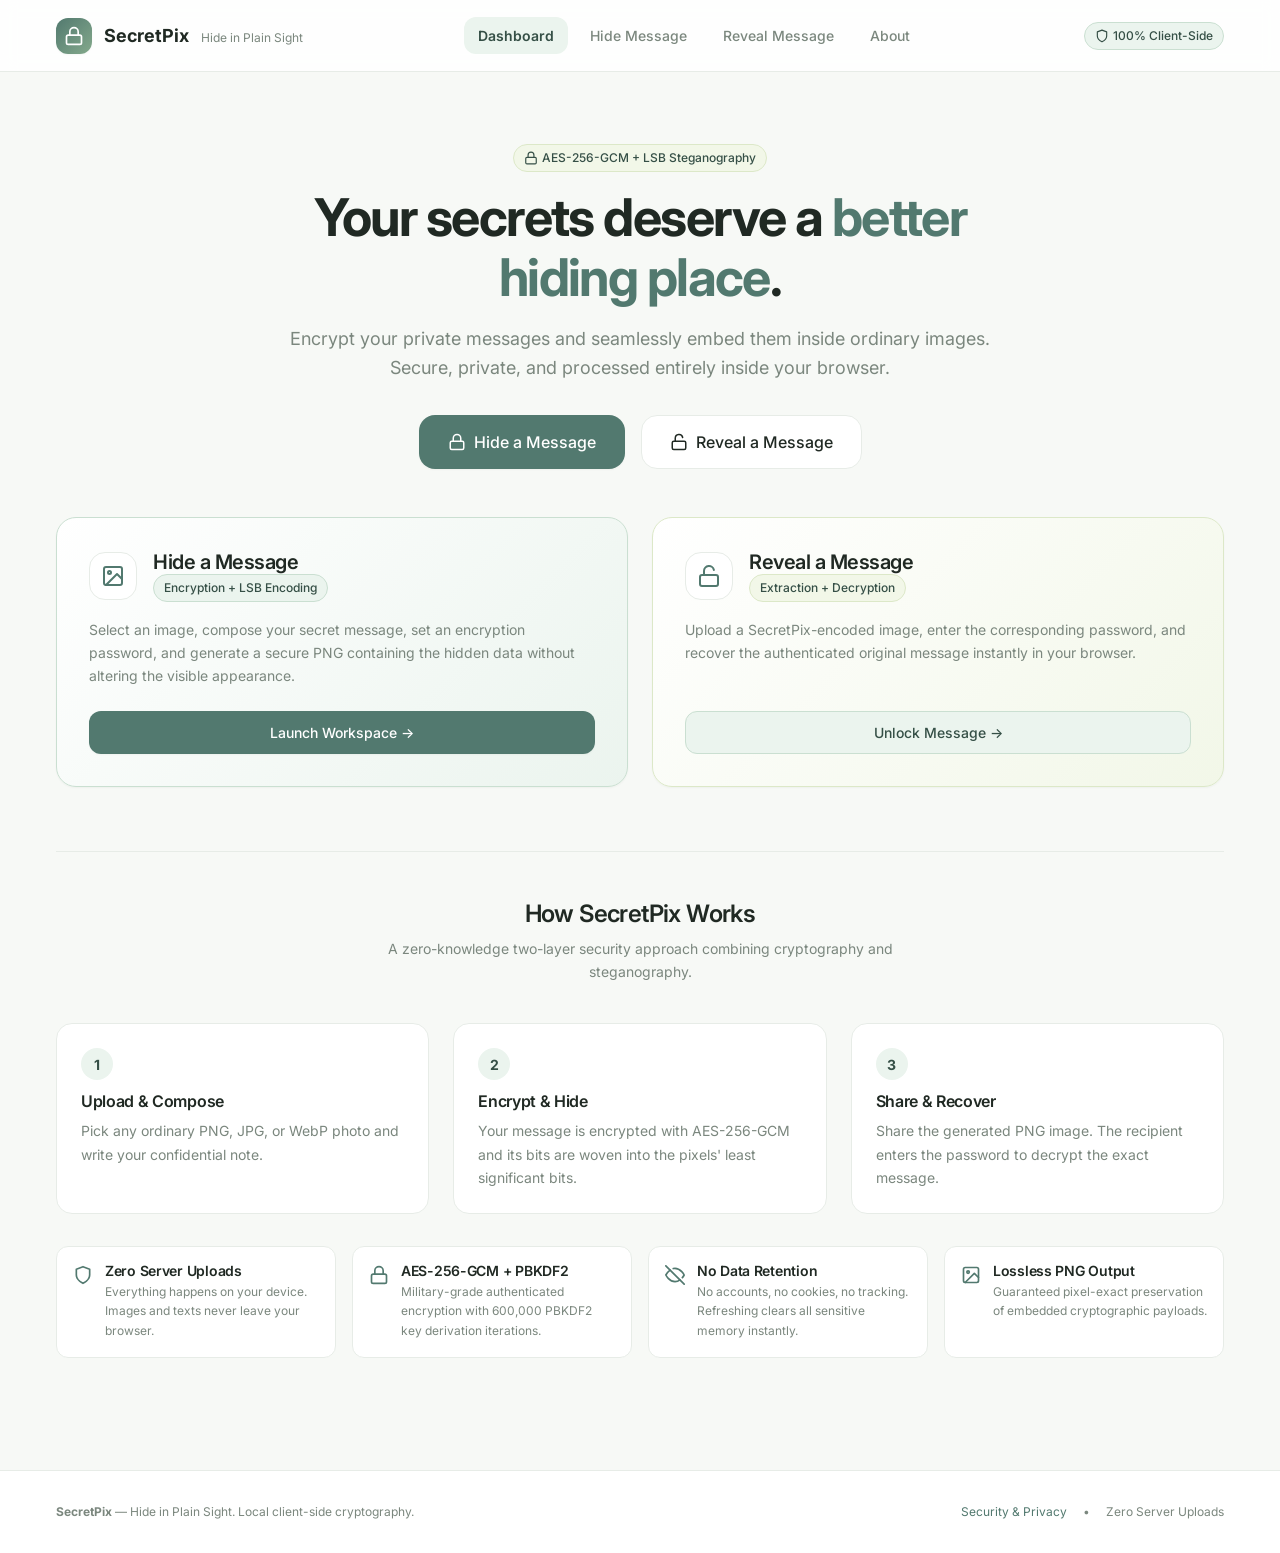
<file: index.html>
<!DOCTYPE html>
<html lang="en">
<head>
  <meta charset="UTF-8">
  <meta name="viewport" content="width=device-width, initial-scale=1.0">
  <meta name="description" content="SecretPix — Privacy-focused client-side image steganography and AES-256-GCM encryption. Hide confidential messages inside ordinary images.">
  <title>SecretPix — Hide in Plain Sight</title>
  
  <!-- Inter Font Family -->
  <link rel="preconnect" href="https://fonts.googleapis.com">
  <link rel="preconnect" href="https://fonts.gstatic.com" crossorigin>
  <link href="https://fonts.googleapis.com/css2?family=Inter:wght@400;500;600;700&family=JetBrains+Mono:wght@400;500&display=swap" rel="stylesheet">
  
  <!-- Stylesheets -->
  <link rel="stylesheet" href="css/variables.css">
  <link rel="stylesheet" href="css/base.css">
  <link rel="stylesheet" href="css/components.css">
  <link rel="stylesheet" href="css/layout.css">
</head>
<body>

  <!-- Top Navigation Bar -->
  <header class="site-header">
    <div class="container">
      <div class="header-inner">
        <div class="brand-logo" id="logoBtn">
          <div class="brand-icon">
            <svg xmlns="http://www.w3.org/2000/svg" width="20" height="20" viewBox="0 0 24 24" fill="none" stroke="currentColor" stroke-width="2" stroke-linecap="round" stroke-linejoin="round">
              <rect x="3" y="11" width="18" height="11" rx="2" ry="2"/>
              <path d="M7 11V7a5 5 0 0 1 10 0v4"/>
            </svg>
          </div>
          <div>
            <span>SecretPix</span>
            <span class="brand-tagline">Hide in Plain Sight</span>
          </div>
        </div>

        <nav class="nav-links">
          <button class="nav-link active" data-view="viewDashboard">Dashboard</button>
          <button class="nav-link" data-view="viewHide">Hide Message</button>
          <button class="nav-link" data-view="viewReveal">Reveal Message</button>
          <button class="nav-link" data-view="viewAbout">About</button>
        </nav>

        <div class="header-status">
          <span class="badge badge-mint">
            <svg xmlns="http://www.w3.org/2000/svg" width="14" height="14" viewBox="0 0 24 24" fill="none" stroke="currentColor" stroke-width="2" stroke-linecap="round" stroke-linejoin="round"><path d="M12 22s8-4 8-10V5l-8-3-8 3v7c0 6 8 10 8 10z"/></svg>
            100% Client-Side
          </span>
        </div>
      </div>
    </div>
  </header>

  <!-- Main Content Area -->
  <main class="main-content">
    <div class="container">

      <!-- ==========================================
           VIEW 1: DASHBOARD
           ========================================== -->
      <section id="viewDashboard" class="view-section active">
        <!-- Hero -->
        <div class="hero-section">
          <div class="hero-pill">
            <span class="badge badge-pistachio">
              <svg xmlns="http://www.w3.org/2000/svg" width="14" height="14" viewBox="0 0 24 24" fill="none" stroke="currentColor" stroke-width="2" stroke-linecap="round" stroke-linejoin="round"><rect x="3" y="11" width="18" height="11" rx="2" ry="2"/><path d="M7 11V7a5 5 0 0 1 10 0v4"/></svg>
              AES-256-GCM + LSB Steganography
            </span>
          </div>
          <h1 class="hero-title">Your secrets deserve a <span>better hiding place</span>.</h1>
          <p class="hero-subtitle">
            Encrypt your private messages and seamlessly embed them inside ordinary images.
            Secure, private, and processed entirely inside your browser.
          </p>
          <div class="hero-actions">
            <button class="btn btn-primary btn-lg" id="heroHideBtn">
              <svg xmlns="http://www.w3.org/2000/svg" width="18" height="18" viewBox="0 0 24 24" fill="none" stroke="currentColor" stroke-width="2" stroke-linecap="round" stroke-linejoin="round"><rect x="3" y="11" width="18" height="11" rx="2" ry="2"/><path d="M7 11V7a5 5 0 0 1 10 0v4"/></svg>
              Hide a Message
            </button>
            <button class="btn btn-outline btn-lg" id="heroRevealBtn">
              <svg xmlns="http://www.w3.org/2000/svg" width="18" height="18" viewBox="0 0 24 24" fill="none" stroke="currentColor" stroke-width="2" stroke-linecap="round" stroke-linejoin="round"><rect x="3" y="11" width="18" height="11" rx="2" ry="2"/><path d="M7 11V7a5 5 0 0 1 9.9-1"/></svg>
              Reveal a Message
            </button>
          </div>
        </div>

        <!-- Primary Feature Cards -->
        <div class="features-grid">
          <div class="card card-interactive card-mint feature-card" id="cardHide">
            <div>
              <div class="feature-header">
                <div class="feature-icon-wrapper">
                  <svg xmlns="http://www.w3.org/2000/svg" width="24" height="24" viewBox="0 0 24 24" fill="none" stroke="currentColor" stroke-width="2" stroke-linecap="round" stroke-linejoin="round"><rect x="3" y="3" width="18" height="18" rx="2" ry="2"/><circle cx="8.5" cy="8.5" r="1.5"/><polyline points="21 15 16 10 5 21"/></svg>
                </div>
                <div>
                  <h2 class="feature-title">Hide a Message</h2>
                  <span class="badge badge-mint">Encryption + LSB Encoding</span>
                </div>
              </div>
              <p class="feature-desc">
                Select an image, compose your secret message, set an encryption password, and generate a secure PNG containing the hidden data without altering the visible appearance.
              </p>
            </div>
            <button class="btn btn-primary">
              Launch Workspace &rarr;
            </button>
          </div>

          <div class="card card-interactive card-pistachio feature-card" id="cardReveal">
            <div>
              <div class="feature-header">
                <div class="feature-icon-wrapper">
                  <svg xmlns="http://www.w3.org/2000/svg" width="24" height="24" viewBox="0 0 24 24" fill="none" stroke="currentColor" stroke-width="2" stroke-linecap="round" stroke-linejoin="round"><rect x="3" y="11" width="18" height="11" rx="2" ry="2"/><path d="M7 11V7a5 5 0 0 1 9.9-1"/></svg>
                </div>
                <div>
                  <h2 class="feature-title">Reveal a Message</h2>
                  <span class="badge badge-pistachio">Extraction + Decryption</span>
                </div>
              </div>
              <p class="feature-desc">
                Upload a SecretPix-encoded image, enter the corresponding password, and recover the authenticated original message instantly in your browser.
              </p>
            </div>
            <button class="btn btn-secondary">
              Unlock Message &rarr;
            </button>
          </div>
        </div>

        <!-- How It Works Section -->
        <div class="steps-section">
          <div class="section-header">
            <h2 class="section-title">How SecretPix Works</h2>
            <p class="section-subtitle">A zero-knowledge two-layer security approach combining cryptography and steganography.</p>
          </div>
          <div class="steps-grid">
            <div class="step-card">
              <span class="step-number">1</span>
              <h3 class="step-title">Upload & Compose</h3>
              <p class="step-desc">Pick any ordinary PNG, JPG, or WebP photo and write your confidential note.</p>
            </div>
            <div class="step-card">
              <span class="step-number">2</span>
              <h3 class="step-title">Encrypt & Hide</h3>
              <p class="step-desc">Your message is encrypted with AES-256-GCM and its bits are woven into the pixels' least significant bits.</p>
            </div>
            <div class="step-card">
              <span class="step-number">3</span>
              <h3 class="step-title">Share & Recover</h3>
              <p class="step-desc">Share the generated PNG image. The recipient enters the password to decrypt the exact message.</p>
            </div>
          </div>

          <!-- Trust & Privacy Badges -->
          <div class="trust-grid">
            <div class="trust-item">
              <svg class="trust-icon" xmlns="http://www.w3.org/2000/svg" viewBox="0 0 24 24" fill="none" stroke="currentColor" stroke-width="2" stroke-linecap="round" stroke-linejoin="round"><path d="M12 22s8-4 8-10V5l-8-3-8 3v7c0 6 8 10 8 10z"/></svg>
              <div>
                <h4 class="trust-title">Zero Server Uploads</h4>
                <p class="trust-desc">Everything happens on your device. Images and texts never leave your browser.</p>
              </div>
            </div>
            <div class="trust-item">
              <svg class="trust-icon" xmlns="http://www.w3.org/2000/svg" viewBox="0 0 24 24" fill="none" stroke="currentColor" stroke-width="2" stroke-linecap="round" stroke-linejoin="round"><rect x="3" y="11" width="18" height="11" rx="2" ry="2"/><path d="M7 11V7a5 5 0 0 1 10 0v4"/></svg>
              <div>
                <h4 class="trust-title">AES-256-GCM + PBKDF2</h4>
                <p class="trust-desc">Military-grade authenticated encryption with 600,000 PBKDF2 key derivation iterations.</p>
              </div>
            </div>
            <div class="trust-item">
              <svg class="trust-icon" xmlns="http://www.w3.org/2000/svg" viewBox="0 0 24 24" fill="none" stroke="currentColor" stroke-width="2" stroke-linecap="round" stroke-linejoin="round"><path d="M17.94 17.94A10.07 10.07 0 0 1 12 20c-7 0-11-8-11-8a18.45 18.45 0 0 1 5.06-5.94M9.9 4.24A9.12 9.12 0 0 1 12 4c7 0 11 8 11 8a18.5 18.5 0 0 1-2.16 3.19"/><line x1="1" y1="1" x2="23" y2="23"/></svg>
              <div>
                <h4 class="trust-title">No Data Retention</h4>
                <p class="trust-desc">No accounts, no cookies, no tracking. Refreshing clears all sensitive memory instantly.</p>
              </div>
            </div>
            <div class="trust-item">
              <svg class="trust-icon" xmlns="http://www.w3.org/2000/svg" viewBox="0 0 24 24" fill="none" stroke="currentColor" stroke-width="2" stroke-linecap="round" stroke-linejoin="round"><rect x="3" y="3" width="18" height="18" rx="2" ry="2"/><circle cx="8.5" cy="8.5" r="1.5"/><polyline points="21 15 16 10 5 21"/></svg>
              <div>
                <h4 class="trust-title">Lossless PNG Output</h4>
                <p class="trust-desc">Guaranteed pixel-exact preservation of embedded cryptographic payloads.</p>
              </div>
            </div>
          </div>
        </div>
      </section>

      <!-- ==========================================
           VIEW 2: HIDE MESSAGE WORKSPACE
           ========================================== -->
      <section id="viewHide" class="view-section">
        <div class="workspace-header">
          <h2 class="workspace-title">Hide a Secret Message</h2>
          <p class="workspace-subtitle">Embed an AES-256-GCM encrypted message into the pixel data of an image.</p>
        </div>

        <div class="workspace-layout">
          <!-- Left Column: Image Selection -->
          <div class="workspace-col">
            <!-- Dropzone Area -->
            <div id="hideDropzone" class="dropzone">
              <svg class="dropzone-icon" xmlns="http://www.w3.org/2000/svg" viewBox="0 0 24 24" fill="none" stroke="currentColor" stroke-width="2" stroke-linecap="round" stroke-linejoin="round">
                <path d="M21 15v4a2 2 0 0 1-2 2H5a2 2 0 0 1-2-2v-4"/><polyline points="17 8 12 3 7 8"/><line x1="12" y1="3" x2="12" y2="15"/>
              </svg>
              <h3 class="dropzone-title">Choose or Drag an Image</h3>
              <p class="dropzone-subtitle">Supports PNG, JPG, JPEG, and WebP (Max 25 MB)</p>
              <input type="file" id="hideFileInput" accept="image/png, image/jpeg, image/jpg, image/webp" class="sr-only">
              <button type="button" class="btn btn-outline btn-sm" id="hideBrowseBtn" style="margin-top: 1rem;">
                Browse Files
              </button>
            </div>

            <!-- Image Preview Box (Hidden initially) -->
            <div id="hideImagePreviewBox" class="image-preview-container hidden">
              <img id="hideImagePreview" class="image-preview-img" alt="Cover Preview">
              <div class="image-preview-bar">
                <div>
                  <span id="hideImageFileName" class="image-meta-text" style="font-weight: 600; color: var(--color-text);">image.png</span>
                  <span id="hideImageDimensions" class="image-meta-text font-mono" style="margin-left: 8px;">(1920 × 1080)</span>
                </div>
                <button type="button" class="btn btn-ghost btn-sm" id="hideRemoveImageBtn" title="Remove Image">
                  <svg xmlns="http://www.w3.org/2000/svg" width="16" height="16" viewBox="0 0 24 24" fill="none" stroke="currentColor" stroke-width="2" stroke-linecap="round" stroke-linejoin="round"><polyline points="3 6 5 6 21 6"/><path d="M19 6v14a2 2 0 0 1-2 2H7a2 2 0 0 1-2-2V6m3 0V4a2 2 0 0 1 2-2h4a2 2 0 0 1 2 2v2"/></svg>
                  Remove
                </button>
              </div>
            </div>

            <!-- Capacity Indicator -->
            <div id="capacityContainer" class="capacity-container hidden">
              <div class="capacity-header">
                <span>Steganographic Capacity</span>
                <span id="capacityPercentBadge" class="badge badge-mint font-mono">0%</span>
              </div>
              <div class="capacity-bar">
                <div id="capacityFill" class="capacity-fill" style="width: 0%;"></div>
              </div>
              <div class="capacity-details">
                <span id="capacityUsedText">Payload: 0 B</span>
                <span id="capacityMaxText">Available: 0 B</span>
              </div>
            </div>
          </div>

          <!-- Right Column: Message & Encryption -->
          <div class="workspace-col">
            <div class="card">
              <!-- Message Textarea -->
              <div class="form-group">
                <div class="form-label">
                  <label for="hideMessageInput">Confidential Message</label>
                  <span id="charCountLabel" class="form-label-desc font-mono">0 chars</span>
                </div>
                <textarea id="hideMessageInput" class="textarea-field" placeholder="Type or paste the confidential text you wish to hide..."></textarea>
              </div>

              <!-- Password Mode Selector -->
              <div class="form-group">
                <div class="password-mode-toggle" role="group" aria-label="Password mode">
                  <button type="button" class="password-mode-btn active" id="passwordModeGeneratedBtn">Generate for me (Recommended)</button>
                  <button type="button" class="password-mode-btn" id="passwordModeManualBtn">Choose my own</button>
                </div>
              </div>

              <!-- Password -->
              <div class="form-group">
                <div class="form-label">
                  <label for="hidePasswordInput">Encryption Password</label>
                  <span class="form-label-desc" id="hidePasswordModeDesc">Cryptographically generated - used for AES-256-GCM derivation</span>
                </div>
                <div class="password-input-wrapper">
                  <input type="text" id="hidePasswordInput" class="input-field" placeholder="Generate or enter a password" readonly>
                  <button type="button" class="password-toggle-btn" id="toggleHidePassword" aria-label="Toggle password visibility" style="display: none;">
                    <svg xmlns="http://www.w3.org/2000/svg" width="18" height="18" viewBox="0 0 24 24" fill="none" stroke="currentColor" stroke-width="2" stroke-linecap="round" stroke-linejoin="round"><path d="M1 12s4-8 11-8 11 8 11 8-4 8-11 8-11-8-11-8z"/><circle cx="12" cy="12" r="3"/></svg>
                  </button>
                </div>
                <!-- Generated Password Actions -->
                <div id="generatedPasswordActions" class="generated-password-actions">
                  <button type="button" class="btn btn-outline btn-sm" id="copyGeneratedPasswordBtn">
                    <svg xmlns="http://www.w3.org/2000/svg" width="14" height="14" viewBox="0 0 24 24" fill="none" stroke="currentColor" stroke-width="2" stroke-linecap="round" stroke-linejoin="round"><rect x="9" y="9" width="13" height="13" rx="2" ry="2"/><path d="M5 15H4a2 2 0 0 1-2-2V4a2 2 0 0 1 2-2h9a2 2 0 0 1 2 2v1"/></svg>
                    Copy Password
                  </button>
                  <button type="button" class="btn btn-outline btn-sm" id="regeneratePasswordBtn">
                    <svg xmlns="http://www.w3.org/2000/svg" width="14" height="14" viewBox="0 0 24 24" fill="none" stroke="currentColor" stroke-width="2" stroke-linecap="round" stroke-linejoin="round"><polyline points="23 4 23 10 17 10"/><polyline points="1 20 1 14 7 14"/><path d="M3.51 9a9 9 0 0 1 14.85-3.36L23 10M1 14l4.64 4.36A9 9 0 0 0 20.49 15"/></svg>
                    Regenerate
                  </button>
                </div>
                <p id="generatedPasswordNote" class="generated-password-note">
                  Save this password somewhere safe and share it separately from the image. It is never stored - if you lose it, the message cannot be recovered.
                </p>
                <!-- Strength Bar -->
                <div class="strength-indicator">
                  <div class="strength-bar">
                    <div id="hideStrengthFill" class="strength-fill"></div>
                  </div>
                  <span id="hideStrengthText" class="strength-text">Password strength</span>
                </div>
              </div>

              <!-- Confirm Password (manual mode only) -->
              <div class="form-group hidden" id="confirmPasswordGroup">
                <div class="form-label">
                  <label for="hideConfirmPasswordInput">Confirm Password</label>
                  <span id="passwordMatchBadge" class="form-label-desc"></span>
                </div>
                <div class="password-input-wrapper">
                  <input type="password" id="hideConfirmPasswordInput" class="input-field" placeholder="Re-type your password">
                </div>
              </div>

              <!-- Action Button -->
              <button type="button" class="btn btn-primary btn-lg" id="encryptAndHideBtn" style="width: 100%; margin-top: 1rem;" disabled>
                <svg xmlns="http://www.w3.org/2000/svg" width="18" height="18" viewBox="0 0 24 24" fill="none" stroke="currentColor" stroke-width="2" stroke-linecap="round" stroke-linejoin="round"><rect x="3" y="11" width="18" height="11" rx="2" ry="2"/><path d="M7 11V7a5 5 0 0 1 10 0v4"/></svg>
                Encrypt & Hide Message
              </button>
            </div>
          </div>
        </div>
      </section>

      <!-- ==========================================
           VIEW 3: REVEAL MESSAGE WORKSPACE
           ========================================== -->
      <section id="viewReveal" class="view-section">
        <div class="workspace-header">
          <h2 class="workspace-title">Reveal a Hidden Message</h2>
          <p class="workspace-subtitle">Extract the encrypted payload from a SecretPix PNG and decrypt with your password.</p>
        </div>

        <div class="workspace-layout">
          <!-- Left Column: Encoded Image Input -->
          <div class="workspace-col">
            <div id="revealDropzone" class="dropzone">
              <svg class="dropzone-icon" xmlns="http://www.w3.org/2000/svg" viewBox="0 0 24 24" fill="none" stroke="currentColor" stroke-width="2" stroke-linecap="round" stroke-linejoin="round">
                <rect x="3" y="11" width="18" height="11" rx="2" ry="2"/><path d="M7 11V7a5 5 0 0 1 9.9-1"/>
              </svg>
              <h3 class="dropzone-title">Drop Encoded PNG Image</h3>
              <p class="dropzone-subtitle">Select the SecretPix image received from the sender</p>
              <input type="file" id="revealFileInput" accept="image/png" class="sr-only">
              <button type="button" class="btn btn-outline btn-sm" id="revealBrowseBtn" style="margin-top: 1rem;">
                Browse Image
              </button>
            </div>

            <!-- Preview Box -->
            <div id="revealImagePreviewBox" class="image-preview-container hidden">
              <img id="revealImagePreview" class="image-preview-img" alt="Encoded Image Preview">
              <div class="image-preview-bar">
                <span id="revealImageFileName" class="image-meta-text" style="font-weight: 600;">encoded-image.png</span>
                <button type="button" class="btn btn-ghost btn-sm" id="revealRemoveImageBtn">Remove</button>
              </div>
            </div>

            <!-- Payload Detection Status -->
            <div id="revealDetectionBadge" class="card card-surface" style="margin-top: 1rem; display: none;">
              <div style="display: flex; align-items: center; gap: 10px;">
                <div id="revealDetectionIcon"></div>
                <div>
                  <h4 id="revealDetectionTitle" style="font-size: var(--text-sm); font-weight: 600;">Scanning Image...</h4>
                  <p id="revealDetectionDesc" style="font-size: var(--text-xs); color: var(--color-text-secondary);"></p>
                </div>
              </div>
            </div>
          </div>

          <!-- Right Column: Password & Recovered Text -->
          <div class="workspace-col">
            <div class="card">
              <div class="form-group">
                <div class="form-label">
                  <label for="revealPasswordInput">Decryption Password</label>
                  <span class="form-label-desc">Required to unlock payload</span>
                </div>
                <div class="password-input-wrapper">
                  <input type="password" id="revealPasswordInput" class="input-field" placeholder="Enter the secret password">
                  <button type="button" class="password-toggle-btn" id="toggleRevealPassword" aria-label="Toggle password visibility">
                    <svg xmlns="http://www.w3.org/2000/svg" width="18" height="18" viewBox="0 0 24 24" fill="none" stroke="currentColor" stroke-width="2" stroke-linecap="round" stroke-linejoin="round"><path d="M1 12s4-8 11-8 11 8 11 8-4 8-11 8-11-8-11-8z"/><circle cx="12" cy="12" r="3"/></svg>
                  </button>
                </div>
              </div>

              <button type="button" class="btn btn-primary btn-lg" id="decryptBtn" style="width: 100%; margin-top: 0.5rem;" disabled>
                <svg xmlns="http://www.w3.org/2000/svg" width="18" height="18" viewBox="0 0 24 24" fill="none" stroke="currentColor" stroke-width="2" stroke-linecap="round" stroke-linejoin="round"><rect x="3" y="11" width="18" height="11" rx="2" ry="2"/><path d="M7 11V7a5 5 0 0 1 9.9-1"/></svg>
                Extract & Decrypt Message
              </button>

              <!-- Recovered Message Result Area -->
              <div id="recoveredMessageBox" class="hidden" style="margin-top: 1.5rem; border-top: 1px solid var(--color-border); padding-top: 1.25rem;">
                <div style="display: flex; justify-content: space-between; align-items: center; margin-bottom: 0.5rem;">
                  <span class="badge badge-success">
                    <svg xmlns="http://www.w3.org/2000/svg" width="12" height="12" viewBox="0 0 24 24" fill="none" stroke="currentColor" stroke-width="2" stroke-linecap="round" stroke-linejoin="round"><polyline points="20 6 9 17 4 12"/></svg>
                    Message Authenticated
                  </span>
                  <div style="display: flex; gap: 6px;">
                    <button type="button" class="btn btn-outline btn-sm" id="copyRecoveredBtn">
                      <svg xmlns="http://www.w3.org/2000/svg" width="14" height="14" viewBox="0 0 24 24" fill="none" stroke="currentColor" stroke-width="2" stroke-linecap="round" stroke-linejoin="round"><rect x="9" y="9" width="13" height="13" rx="2" ry="2"/><path d="M5 15H4a2 2 0 0 1-2-2V4a2 2 0 0 1 2-2h9a2 2 0 0 1 2 2v1"/></svg>
                      Copy
                    </button>
                    <button type="button" class="btn btn-ghost btn-sm" id="clearRecoveredBtn">Clear</button>
                  </div>
                </div>
                <div id="recoveredMessageText" class="card card-surface font-mono" style="background: var(--color-surface-alt); padding: 1rem; border-radius: var(--radius-md); white-space: pre-wrap; word-break: break-word; max-height: 240px; overflow-y: auto;"></div>
              </div>
            </div>
          </div>
        </div>
      </section>

      <!-- ==========================================
           VIEW 4: ABOUT & SECURITY PRINCIPLES
           ========================================== -->
      <section id="viewAbout" class="view-section">
        <div class="workspace-header">
          <h2 class="workspace-title">About SecretPix Security</h2>
          <p class="workspace-subtitle">How cryptography and steganography work together to safeguard your communication.</p>
        </div>

        <div style="display: grid; gap: var(--space-6); max-width: 800px; margin: 0 auto;">
          <div class="card">
            <h3 style="margin-bottom: 0.75rem;">1. Authenticated Cryptography (AES-256-GCM)</h3>
            <p>
              SecretPix utilizes the native browser <strong>Web Crypto API</strong> to perform AES-256-GCM authenticated encryption.
              A unique 16-byte random salt and 12-byte initialization vector (IV) are generated via <code>crypto.getRandomValues()</code> for every single message.
              Keys are derived using <strong>PBKDF2</strong> with <strong>600,000 iterations</strong> of SHA-256, protecting against brute-force attacks.
            </p>
          </div>

          <div class="card">
            <h3 style="margin-bottom: 0.75rem;">2. Least Significant Bit (LSB) Steganography</h3>
            <p>
              Image steganography is the art of concealing confidential data inside pixel bytes.
              In 24-bit RGB images, each pixel consists of 8 bits for Red, Green, and Blue.
              SecretPix replaces only the <strong>Least Significant Bit (LSB)</strong> of each color channel.
              Changing the last bit modifies the color value by at most 1/256th—a difference invisible to the human eye.
            </p>
          </div>

          <div class="card card-pistachio">
            <h3 style="margin-bottom: 0.75rem;">3. Crucial Guidelines for Sharing</h3>
            <p style="margin-bottom: 0.5rem;">
              <strong>Always share encoded images as uncompressed files or documents!</strong>
            </p>
            <p>
              Platforms like WhatsApp, Facebook, Instagram, or Discord re-compress uploaded images into lossy JPEGs.
              Lossy compression alters pixel values and will permanently destroy the embedded LSB data.
              Always send the encoded PNG as a <em>document/raw file</em>, via AirDrop, email attachment, or secure cloud drives.
            </p>
          </div>
        </div>
      </section>

    </div>
  </main>

  <!-- ==========================================
       MODAL: ENCODE SUCCESS & DOWNLOAD
       ========================================== -->
  <div id="encodeSuccessModal" class="modal-overlay">
    <div class="modal-card">
      <div style="text-align: center; margin-bottom: 1.5rem;">
        <span class="badge badge-success" style="margin-bottom: 0.5rem;">
          <svg xmlns="http://www.w3.org/2000/svg" width="14" height="14" viewBox="0 0 24 24" fill="none" stroke="currentColor" stroke-width="2" stroke-linecap="round" stroke-linejoin="round"><polyline points="20 6 9 17 4 12"/></svg>
          Encoding Succeeded
        </span>
        <h2 style="font-size: var(--text-2xl); margin-top: 0.25rem;">Your Image is Ready</h2>
        <p style="font-size: var(--text-sm); color: var(--color-text-secondary);">The encrypted payload has been embedded into the pixel structure.</p>
      </div>

      <div style="margin-bottom: 1.5rem; text-align: center;">
        <img id="modalSuccessPreview" class="image-preview-img" style="max-height: 200px; border-radius: var(--radius-md); border: 1px solid var(--color-border);" alt="Encoded Output">
      </div>

      <div class="card card-surface" style="margin-bottom: 1.5rem; font-size: var(--text-xs); color: var(--color-text-secondary);">
        <div style="display: flex; justify-content: space-between; margin-bottom: 4px;">
          <span>Encryption:</span>
          <span class="font-mono" style="font-weight: 600; color: var(--color-text);">AES-256-GCM</span>
        </div>
        <div style="display: flex; justify-content: space-between; margin-bottom: 4px;">
          <span>Key Derivation:</span>
          <span class="font-mono">PBKDF2 (600k rounds)</span>
        </div>
        <div style="display: flex; justify-content: space-between;">
          <span>Output Format:</span>
          <span class="font-mono" style="font-weight: 600; color: var(--color-primary-dark);">Lossless PNG</span>
        </div>
      </div>

      <p style="font-size: var(--text-xs); color: var(--color-text-secondary); text-align: center; margin: -0.5rem 0 1.5rem;">
        Your password is never stored. Keep it safe and share it separately from the image - without it, the message cannot be recovered.
      </p>

      <div style="display: flex; gap: var(--space-3);">
        <button type="button" class="btn btn-primary" id="downloadEncodedImageBtn" style="flex: 2;">
          <svg xmlns="http://www.w3.org/2000/svg" width="18" height="18" viewBox="0 0 24 24" fill="none" stroke="currentColor" stroke-width="2" stroke-linecap="round" stroke-linejoin="round"><path d="M21 15v4a2 2 0 0 1-2 2H5a2 2 0 0 1-2-2v-4"/><polyline points="7 10 12 15 17 10"/><line x1="12" y1="15" x2="12" y2="3"/></svg>
          Download PNG Image
        </button>
        <button type="button" class="btn btn-outline" id="closeSuccessModalBtn" style="flex: 1;">
          Done
        </button>
      </div>
    </div>
  </div>

  <!-- Toast Notification Container -->
  <div id="toastContainer" class="toast-container"></div>

  <!-- Footer -->
  <footer class="site-footer">
    <div class="container">
      <div class="footer-inner">
        <div>
          <strong>SecretPix</strong> — Hide in Plain Sight. Local client-side cryptography.
        </div>
        <div class="footer-links">
          <a href="#viewAbout" id="footerAboutLink">Security & Privacy</a>
          <span>•</span>
          <span>Zero Server Uploads</span>
        </div>
      </div>
    </div>
  </footer>

  <!-- App Bootstrap Module -->
  <script type="module" src="js/app.js"></script>
</body>
</html>
</file>
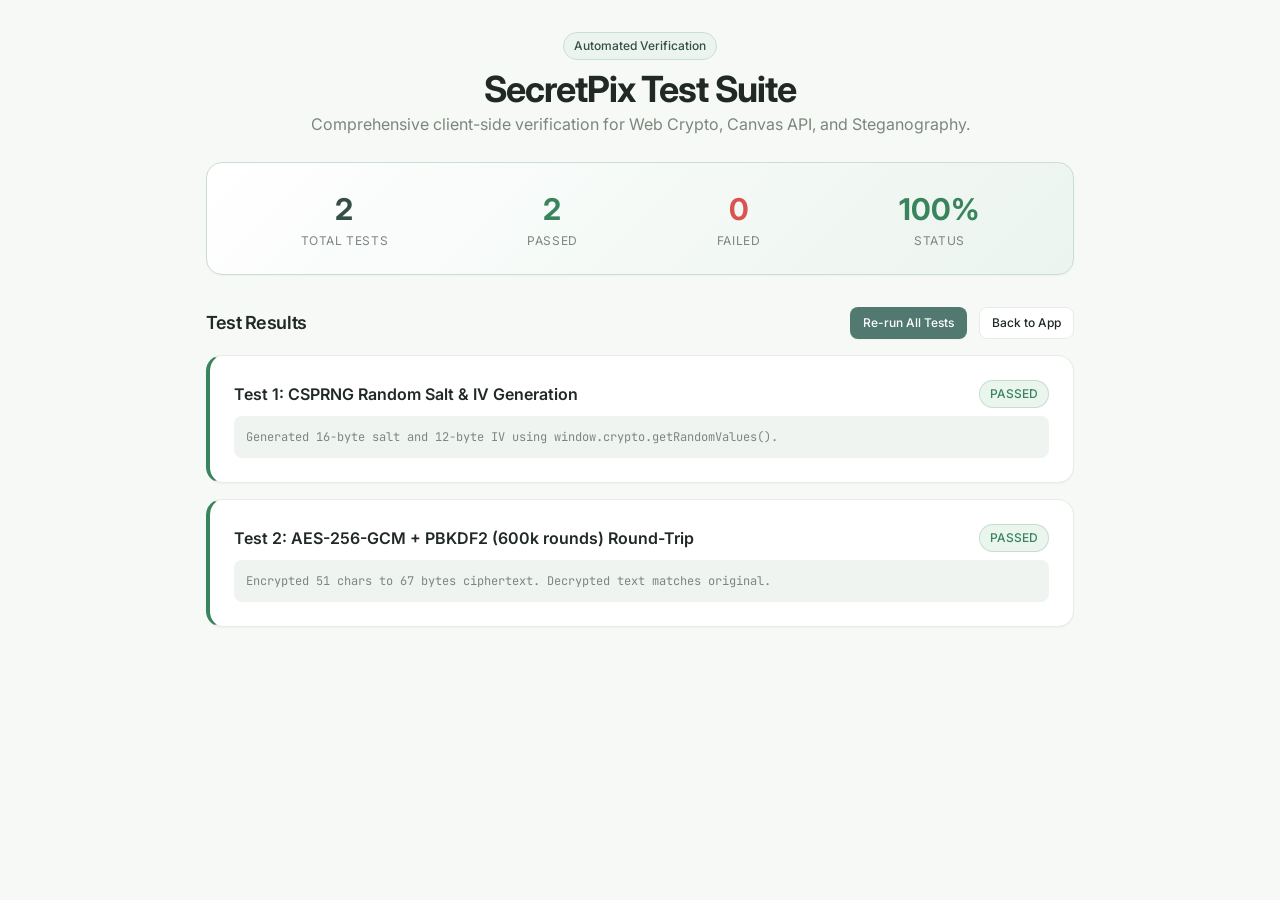
<file: test.html>
<!DOCTYPE html>
<html lang="en">
<head>
  <meta charset="UTF-8">
  <meta name="viewport" content="width=device-width, initial-scale=1.0">
  <title>SecretPix — Automated Test Runner</title>
  <link rel="preconnect" href="https://fonts.googleapis.com">
  <link rel="preconnect" href="https://fonts.gstatic.com" crossorigin>
  <link href="https://fonts.googleapis.com/css2?family=Inter:wght@400;500;600;700&family=JetBrains+Mono:wght@400;500&display=swap" rel="stylesheet">
  <link rel="stylesheet" href="css/variables.css">
  <link rel="stylesheet" href="css/base.css">
  <link rel="stylesheet" href="css/components.css">
  <style>
    body {
      padding: var(--space-8) var(--space-4);
      max-width: 900px;
      margin: 0 auto;
    }
    .test-header {
      margin-bottom: var(--space-6);
      text-align: center;
    }
    .test-card {
      margin-bottom: var(--space-4);
      border-left: 4px solid var(--color-border);
      transition: all var(--transition-fast);
    }
    .test-card.passed {
      border-left-color: var(--color-success);
    }
    .test-card.failed {
      border-left-color: var(--color-error);
    }
    .test-title {
      font-size: var(--text-base);
      font-weight: var(--font-semibold);
      display: flex;
      align-items: center;
      justify-content: space-between;
      margin-bottom: var(--space-1);
    }
    .test-log {
      font-family: var(--font-mono);
      font-size: var(--text-xs);
      color: var(--color-text-secondary);
      background: var(--color-surface-alt);
      padding: var(--space-3);
      border-radius: var(--radius-sm);
      margin-top: var(--space-2);
      white-space: pre-wrap;
    }
    .summary-card {
      display: flex;
      justify-content: space-around;
      text-align: center;
      margin-bottom: var(--space-8);
      background: linear-gradient(135deg, var(--color-surface) 0%, var(--color-mint-light) 100%);
      border: 1px solid var(--color-mint);
    }
    .summary-metric {
      font-size: var(--text-3xl);
      font-weight: var(--font-bold);
      color: var(--color-primary-dark);
    }
    .summary-label {
      font-size: var(--text-xs);
      color: var(--color-text-secondary);
      text-transform: uppercase;
      letter-spacing: 0.05em;
    }
  </style>
</head>
<body>

  <div class="test-header">
    <span class="badge badge-mint" style="margin-bottom: 0.5rem;">Automated Verification</span>
    <h1>SecretPix Test Suite</h1>
    <p>Comprehensive client-side verification for Web Crypto, Canvas API, and Steganography.</p>
  </div>

  <div class="card summary-card" id="summaryCard">
    <div>
      <div class="summary-metric" id="totalCount">0</div>
      <div class="summary-label">Total Tests</div>
    </div>
    <div>
      <div class="summary-metric" style="color: var(--color-success);" id="passCount">0</div>
      <div class="summary-label">Passed</div>
    </div>
    <div>
      <div class="summary-metric" style="color: var(--color-error);" id="failCount">0</div>
      <div class="summary-label">Failed</div>
    </div>
    <div>
      <div class="summary-metric" id="statusBadge">—</div>
      <div class="summary-label">Status</div>
    </div>
  </div>

  <div style="display: flex; justify-content: space-between; align-items: center; margin-bottom: 1rem;">
    <h2 style="font-size: var(--text-lg);">Test Results</h2>
    <div>
      <button class="btn btn-primary btn-sm" id="rerunBtn">Re-run All Tests</button>
      <a href="index.html" class="btn btn-outline btn-sm" style="margin-left: 8px;">Back to App</a>
    </div>
  </div>

  <div id="resultsContainer"></div>

  <!-- Test Runner Script -->
  <script type="module">
    import { encryptMessage, decryptMessage, getRandomBytes, InvalidPasswordError, CryptoError } from './js/crypto.js';
    import { calculateCapacity, validateImageFile, extractImageDataFromImage, ImageProcessingError } from './js/image.js';
    import {
      packPayload,
      unpackPayload,
      embedPayloadInImageData,
      extractPayloadFromImageData,
      detectSecretPixHeader,
      NoSecretPixDataError,
      CapacityExceededError
    } from './js/steganography.js';
    import { CONFIG } from './js/config.js';

    const container = document.getElementById('resultsContainer');
    let total = 0;
    let passed = 0;
    let failed = 0;

    function renderTestResult(title, success, logText = '') {
      total++;
      if (success) passed++;
      else failed++;

      const card = document.createElement('div');
      card.className = `card test-card ${success ? 'passed' : 'failed'}`;

      card.innerHTML = `
        <div class="test-title">
          <span>${title}</span>
          <span class="badge ${success ? 'badge-success' : 'badge-error'}">${success ? 'PASSED' : 'FAILED'}</span>
        </div>
        ${logText ? `<div class="test-log">${logText}</div>` : ''}
      `;
      container.appendChild(card);

      document.getElementById('totalCount').textContent = total;
      document.getElementById('passCount').textContent = passed;
      document.getElementById('failCount').textContent = failed;

      const statusBadge = document.getElementById('statusBadge');
      if (failed === 0) {
        statusBadge.textContent = '100%';
        statusBadge.style.color = 'var(--color-success)';
      } else {
        statusBadge.textContent = `${Math.round((passed / total) * 100)}%`;
        statusBadge.style.color = 'var(--color-error)';
      }
    }

    async function executeAllTests() {
      container.innerHTML = '';
      total = 0;
      passed = 0;
      failed = 0;

      // Test 1: Random Salt & IV Generation
      try {
        const salt = getRandomBytes(16);
        const iv = getRandomBytes(12);
        const isFresh = salt.length === 16 && iv.length === 12;
        renderTestResult('Test 1: CSPRNG Random Salt & IV Generation', isFresh, `Generated 16-byte salt and 12-byte IV using window.crypto.getRandomValues().`);
      } catch (e) {
        renderTestResult('Test 1: CSPRNG Random Salt & IV Generation', false, e.message);
      }

      // Test 2: AES-256-GCM + PBKDF2 (600,000 iterations)
      try {
        const secret = 'SecretPix in-browser automated verification string.';
        const pwd = 'TestPassword!2026';
        const { ciphertext, salt, iv } = await encryptMessage(secret, pwd);
        const decrypted = await decryptMessage(ciphertext, salt, iv, pwd);
        const match = decrypted === secret;
        renderTestResult('Test 2: AES-256-GCM + PBKDF2 (600k rounds) Round-Trip', match, `Encrypted ${secret.length} chars to ${ciphertext.length} bytes ciphertext. Decrypted text matches original.`);
      } catch (e) {
        renderTestResult('Test 2: AES-256-GCM + PBKDF2 (600k rounds) Round-Trip', false, e.message);
      }

      // Test 3: Rejection on Incorrect Password
      try {
        const secret = 'Secret Message';
        const { ciphertext, salt, iv } = await encryptMessage(secret, 'CorrectPassword');
        let rejected = false;
        try {
          await decryptMessage(ciphertext, salt, iv, 'WrongPassword');
        } catch (err) {
          if (err instanceof InvalidPasswordError) rejected = true;
        }
        renderTestResult('Test 3: Wrong Password Rejection (GCM Authentication)', rejected, `Decryption with incorrect password failed authentication as expected.`);
      } catch (e) {
        renderTestResult('Test 3: Wrong Password Rejection (GCM Authentication)', false, e.message);
      }

      // Test 4: Ciphertext Tampering Detection (1 bit flip)
      try {
        const secret = 'Tamper Verification';
        const { ciphertext, salt, iv } = await encryptMessage(secret, 'Pass123');
        const tampered = new Uint8Array(ciphertext);
        tampered[0] ^= 0x01; // flip 1 bit
        let caught = false;
        try {
          await decryptMessage(tampered, salt, iv, 'Pass123');
        } catch (err) {
          if (err instanceof InvalidPasswordError) caught = true;
        }
        renderTestResult('Test 4: Tampering Detection (Single Bit Flip)', caught, `1-bit modification in ciphertext triggered immediate authentication rejection.`);
      } catch (e) {
        renderTestResult('Test 4: Tampering Detection (Single Bit Flip)', false, e.message);
      }

      // Test 5: Unicode, Multiline, and Emojis
      try {
        const unicodeSecret = '🔒 SecretPix: 秘密メッセージ! \nAccent: Crème brûlée 🌟 \nMath: π ≈ 3.14159';
        const pwd = 'UnicodeP@ssword!';
        const { ciphertext, salt, iv } = await encryptMessage(unicodeSecret, pwd);
        const decrypted = await decryptMessage(ciphertext, salt, iv, pwd);
        renderTestResult('Test 5: Multi-byte Unicode, Emojis & Multiline Text', decrypted === unicodeSecret, `Decrypted text exactly matches all emojis, accents, and symbols.`);
      } catch (e) {
        renderTestResult('Test 5: Multi-byte Unicode, Emojis & Multiline Text', false, e.message);
      }

      // Test 6: Capacity Calculation Engine
      try {
        const cap = calculateCapacity(1920, 1080, 1000);
        const expectedRaw = Math.floor((1920 * 1080 * 3) / 8);
        const valid = cap.rawCapacityBytes === expectedRaw && cap.usableCapacityBytes === (expectedRaw - 54);
        renderTestResult('Test 6: Capacity Calculation Math (1920 × 1080 Full HD)', valid, `Raw capacity: ${cap.rawCapacityBytes.toLocaleString()} bytes. Usable: ${cap.usableCapacityBytes.toLocaleString()} bytes.`);
      } catch (e) {
        renderTestResult('Test 6: Capacity Calculation Math (1920 × 1080 Full HD)', false, e.message);
      }

      // Test 6B: Image Pixel Dimensions Limit Guard (> 25 Megapixels)
      try {
        let dimBlocked = false;
        try {
          extractImageDataFromImage({ naturalWidth: 7000, naturalHeight: 4000 }); // 28 megapixels
        } catch (err) {
          if (err instanceof ImageProcessingError && err.code === 'DIMENSIONS_TOO_LARGE') {
            dimBlocked = true;
          }
        }
        renderTestResult('Test 6B: Image Dimensions Limit Guard (> 25 MP)', dimBlocked, `Oversized image (7000 × 4000 = 28 MP) successfully rejected with DIMENSIONS_TOO_LARGE.`);
      } catch (e) {
        renderTestResult('Test 6B: Image Dimensions Limit Guard (> 25 MP)', false, e.message);
      }

      // Test 7: Binary Protocol Packing & Unpacking
      try {
        const s = new Uint8Array(16).fill(5);
        const v = new Uint8Array(12).fill(7);
        const c = new Uint8Array(64).fill(9);
        const packed = packPayload(s, v, c);
        const unpacked = unpackPayload(packed);
        const match = unpacked.version === 0x01 && unpacked.ciphertext.length === 64;
        renderTestResult('Test 7: Binary Packet Protocol Serialization (SPIX)', match, `Header verified: SPIX magic bytes, version 0x01, 38-byte header structure.`);
      } catch (e) {
        renderTestResult('Test 7: Binary Packet Protocol Serialization (SPIX)', false, e.message);
      }

      // Test 8: LSB Embedding & Alpha Preservation
      try {
        const width = 60;
        const height = 60;
        const pixelData = new Uint8Array(width * height * 4);
        pixelData.fill(255); // Alpha is 255
        const mockImg = { width, height, data: pixelData };

        const s = new Uint8Array(16).fill(1);
        const v = new Uint8Array(12).fill(2);
        const c = new Uint8Array(30).fill(3);
        const packed = packPayload(s, v, c);

        embedPayloadInImageData(mockImg, packed);

        // Verify Alpha stayed 255
        let alphaIntact = true;
        for (let i = 0; i < width * height; i++) {
          if (mockImg.data[i * 4 + 3] !== 255) {
            alphaIntact = false;
            break;
          }
        }
        renderTestResult('Test 8: LSB Embedding & Alpha Channel Preservation', alphaIntact, `All 3,600 pixels preserved 100% alpha opacity. Zero transparency corruption.`);
      } catch (e) {
        renderTestResult('Test 8: LSB Embedding & Alpha Channel Preservation', false, e.message);
      }

      // Test 9: Fast Header Detection
      try {
        const plainImg = { width: 50, height: 50, data: new Uint8Array(50 * 50 * 4) };
        const plainDetected = detectSecretPixHeader(plainImg);

        const s = new Uint8Array(16);
        const v = new Uint8Array(12);
        const c = new Uint8Array(10);
        embedPayloadInImageData(plainImg, packPayload(s, v, c));
        const encodedDetected = detectSecretPixHeader(plainImg);

        const success = !plainDetected && encodedDetected;
        renderTestResult('Test 9: Fast SPIX Header Scanner', success, `Plain image correctly identified as negative; encoded image detected in first 11 pixels.`);
      } catch (e) {
        renderTestResult('Test 9: Fast SPIX Header Scanner', false, e.message);
      }

      // Test 10: Complete End-to-End Workflow Round-Trip
      try {
        const originalMessage = 'SecretPix Full Workflow Verification: 2026 Pass! 🚀';
        const password = 'SuperSecureSecret123!';

        // 1. Encrypt
        const { ciphertext, salt, iv } = await encryptMessage(originalMessage, password);

        // 2. Pack
        const payload = packPayload(salt, iv, ciphertext);

        // 3. Synthetic Canvas Image
        const canvas = document.createElement('canvas');
        canvas.width = 120;
        canvas.height = 120;
        const ctx = canvas.getContext('2d');
        ctx.fillStyle = '#52796F';
        ctx.fillRect(0, 0, 120, 120);
        const imgData = ctx.getImageData(0, 0, 120, 120);

        // 4. Embed
        embedPayloadInImageData(imgData, payload);
        ctx.putImageData(imgData, 0, 0);

        // 5. Extract
        const extractedImgData = ctx.getImageData(0, 0, 120, 120);
        const extracted = extractPayloadFromImageData(extractedImgData);

        // 6. Decrypt
        const recovered = await decryptMessage(extracted.ciphertext, extracted.salt, extracted.iv, password);

        const match = recovered === originalMessage;
        renderTestResult('Test 10: Full End-to-End Canvas Round-Trip', match, `Full pipeline verified: Message $\\rightarrow$ PBKDF2/AES-GCM $\\rightarrow$ Canvas LSB $\\rightarrow$ Extraction $\\rightarrow$ Decryption. Exact match.`);
      } catch (e) {
        renderTestResult('Test 10: Full End-to-End Canvas Round-Trip', false, e.message);
      }
    }

    document.getElementById('rerunBtn').addEventListener('click', executeAllTests);
    executeAllTests();
  </script>
</body>
</html>
</file>
<file: css/variables.css>
/* ==========================================================================
   SecretPix — Design Tokens & Variables (Mint, Sage & Pistachio Palette)
   ========================================================================== */

:root {
  /* Brand Colors */
  --color-primary: #52796F;
  --color-primary-dark: #354F46;
  --color-primary-light: #648e83;
  --color-secondary: #84A98C;
  --color-secondary-light: #9dbca3;
  --color-mint: #CADFD1;
  --color-mint-light: #EBF4EE;
  --color-pistachio: #DCE8C8;
  --color-pistachio-light: #F2F7E8;

  /* Surfaces & Neutrals */
  --color-bg: #F7F9F6;
  --color-surface: #FFFFFF;
  --color-surface-hover: #FAFCF9;
  --color-surface-alt: #F0F4F1;

  /* Typography Colors */
  --color-text: #202923;
  --color-text-secondary: #7B877E;
  --color-text-muted: #9AA69D;
  --color-text-inverse: #FFFFFF;

  /* Borders & Dividers */
  --color-border: #E7ECE7;
  --color-border-hover: #CFD8CF;
  --color-border-focus: #52796F;

  /* Status Colors */
  --color-success: #39845D;
  --color-success-bg: #EAF5EE;
  --color-error: #D9534F;
  --color-error-bg: #FDF2F2;
  --color-warning: #D48827;
  --color-warning-bg: #FEF8ED;
  --color-info: #4A7A8C;
  --color-info-bg: #EEF6F9;

  /* Typography System */
  --font-sans: 'Inter', system-ui, -apple-system, BlinkMacSystemFont, 'Segoe UI', Roboto, Helvetica, Arial, sans-serif;
  --font-mono: 'JetBrains Mono', ui-monospace, SFMono-Regular, Menlo, Monaco, Consolas, monospace;

  --text-xs: 0.75rem;     /* 12px */
  --text-sm: 0.875rem;    /* 14px */
  --text-base: 1rem;      /* 16px */
  --text-lg: 1.125rem;    /* 18px */
  --text-xl: 1.25rem;     /* 20px */
  --text-2xl: 1.5rem;     /* 24px */
  --text-3xl: 1.875rem;   /* 30px */
  --text-4xl: 2.25rem;    /* 36px */

  --font-normal: 400;
  --font-medium: 500;
  --font-semibold: 600;
  --font-bold: 700;

  --leading-tight: 1.2;
  --leading-normal: 1.5;
  --leading-relaxed: 1.65;

  /* Spacing Scale */
  --space-1: 0.25rem;   /* 4px */
  --space-2: 0.5rem;    /* 8px */
  --space-3: 0.75rem;   /* 12px */
  --space-4: 1rem;      /* 16px */
  --space-5: 1.25rem;   /* 20px */
  --space-6: 1.5rem;    /* 24px */
  --space-8: 2rem;      /* 32px */
  --space-10: 2.5rem;   /* 40px */
  --space-12: 3rem;     /* 48px */
  --space-16: 4rem;     /* 64px */

  /* Border Radii */
  --radius-sm: 8px;
  --radius-md: 12px;
  --radius-lg: 16px;
  --radius-xl: 20px;
  --radius-full: 9999px;

  /* Subtle Premium Shadows */
  --shadow-xs: 0 1px 2px rgba(32, 41, 35, 0.04);
  --shadow-sm: 0 2px 6px rgba(32, 41, 35, 0.04), 0 1px 2px rgba(32, 41, 35, 0.02);
  --shadow-md: 0 6px 16px -2px rgba(53, 79, 70, 0.06), 0 2px 4px -1px rgba(53, 79, 70, 0.03);
  --shadow-lg: 0 12px 32px -4px rgba(53, 79, 70, 0.08), 0 4px 12px -2px rgba(53, 79, 70, 0.03);

  /* Transitions */
  --transition-fast: 150ms cubic-bezier(0.4, 0, 0.2, 1);
  --transition-normal: 220ms cubic-bezier(0.4, 0, 0.2, 1);
  --transition-slow: 350ms cubic-bezier(0.4, 0, 0.2, 1);

  /* Layout Constraints */
  --container-max: 1200px;
  --header-height: 72px;
}
</file>
<file: css/base.css>
/* ==========================================================================
   SecretPix — Base Styles, CSS Reset & Global Typography
   ========================================================================== */

*,
*::before,
*::after {
  box-sizing: border-box;
  margin: 0;
  padding: 0;
}

html {
  font-family: var(--font-sans);
  font-size: 16px;
  line-height: var(--leading-normal);
  color: var(--color-text);
  background-color: var(--color-bg);
  -webkit-font-smoothing: antialiased;
  -moz-osx-font-smoothing: grayscale;
  text-rendering: optimizeLegibility;
  scroll-behavior: smooth;
}

body {
  min-height: 100vh;
  display: flex;
  flex-direction: column;
  background-color: var(--color-bg);
  color: var(--color-text);
  overflow-x: hidden;
}

/* Typography Hierarchy */
h1, h2, h3, h4, h5, h6 {
  color: var(--color-text);
  font-weight: var(--font-semibold);
  line-height: var(--leading-tight);
  letter-spacing: -0.02em;
}

h1 {
  font-size: var(--text-4xl);
  font-weight: var(--font-bold);
  letter-spacing: -0.03em;
}

h2 {
  font-size: var(--text-2xl);
  letter-spacing: -0.025em;
}

h3 {
  font-size: var(--text-xl);
}

p {
  color: var(--color-text-secondary);
  line-height: var(--leading-relaxed);
}

a {
  color: var(--color-primary);
  text-decoration: none;
  transition: color var(--transition-fast);
}

a:hover {
  color: var(--color-primary-dark);
}

/* Form Elements Reset */
input, textarea, button, select {
  font-family: inherit;
  font-size: inherit;
  line-height: inherit;
  border: none;
  outline: none;
  background: none;
}

button {
  cursor: pointer;
  user-select: none;
}

button:disabled {
  cursor: not-allowed;
  opacity: 0.6;
}

/* Monospace & Code */
code, pre, .font-mono {
  font-family: var(--font-mono);
  font-size: 0.9em;
}

/* Accessibility Focus Ring */
:focus-visible {
  outline: 2px solid var(--color-primary);
  outline-offset: 2px;
}

/* Selection */
::selection {
  background-color: var(--color-mint);
  color: var(--color-primary-dark);
}

/* Utility Helpers */
.sr-only {
  position: absolute;
  width: 1px;
  height: 1px;
  padding: 0;
  margin: -1px;
  overflow: hidden;
  clip: rect(0, 0, 0, 0);
  white-space: nowrap;
  border: 0;
}

.text-center { text-align: center; }
.text-left { text-align: left; }
.text-right { text-align: right; }

.hidden {
  display: none !important;
}

/* Reduced Motion Support */
@media (prefers-reduced-motion: reduce) {
  *,
  *::before,
  *::after {
    animation-duration: 0.01ms !important;
    animation-iteration-count: 1 !important;
    transition-duration: 0.01ms !important;
    scroll-behavior: auto !important;
  }
}
</file>
<file: css/components.css>
/* ==========================================================================
   SecretPix — UI Components (Buttons, Cards, Inputs, Dropzones, Indicators)
   ========================================================================== */

/* Buttons */
.btn {
  display: inline-flex;
  align-items: center;
  justify-content: center;
  gap: var(--space-2);
  padding: 0.625rem 1.25rem;
  font-size: var(--text-sm);
  font-weight: var(--font-medium);
  border-radius: var(--radius-md);
  border: 1px solid transparent;
  transition: all var(--transition-fast);
  white-space: nowrap;
}

.btn-primary {
  background-color: var(--color-primary);
  color: var(--color-text-inverse);
  box-shadow: var(--shadow-xs);
}

.btn-primary:hover:not(:disabled) {
  background-color: var(--color-primary-dark);
  box-shadow: var(--shadow-sm);
  transform: translateY(-1px);
}

.btn-secondary {
  background-color: var(--color-mint-light);
  color: var(--color-primary-dark);
  border-color: var(--color-mint);
}

.btn-secondary:hover:not(:disabled) {
  background-color: var(--color-mint);
  transform: translateY(-1px);
}

.btn-outline {
  background-color: var(--color-surface);
  color: var(--color-text);
  border-color: var(--color-border);
}

.btn-outline:hover:not(:disabled) {
  border-color: var(--color-border-hover);
  background-color: var(--color-surface-hover);
}

.btn-ghost {
  background-color: transparent;
  color: var(--color-text-secondary);
}

.btn-ghost:hover:not(:disabled) {
  color: var(--color-text);
  background-color: var(--color-surface-alt);
}

.btn-danger {
  background-color: var(--color-error);
  color: #fff;
}

.btn-danger:hover:not(:disabled) {
  background-color: #c9302c;
}

.btn-lg {
  padding: 0.875rem 1.75rem;
  font-size: var(--text-base);
  border-radius: var(--radius-lg);
}

.btn-sm {
  padding: 0.375rem 0.75rem;
  font-size: var(--text-xs);
  border-radius: var(--radius-sm);
}

.btn-icon {
  padding: 0.5rem;
  border-radius: var(--radius-md);
}

.btn svg {
  width: 18px;
  height: 18px;
  flex-shrink: 0;
}

/* Cards */
.card {
  background-color: var(--color-surface);
  border: 1px solid var(--color-border);
  border-radius: var(--radius-lg);
  padding: var(--space-6);
  box-shadow: var(--shadow-xs);
  transition: all var(--transition-normal);
}

.card-interactive {
  cursor: pointer;
}

.card-interactive:hover {
  border-color: var(--color-secondary);
  box-shadow: var(--shadow-md);
  transform: translateY(-2px);
}

.card-mint {
  background: linear-gradient(135deg, var(--color-surface) 0%, var(--color-mint-light) 100%);
  border-color: var(--color-mint);
}

.card-pistachio {
  background: linear-gradient(135deg, var(--color-surface) 0%, var(--color-pistachio-light) 100%);
  border-color: var(--color-pistachio);
}

/* Badges & Pills */
.badge {
  display: inline-flex;
  align-items: center;
  gap: var(--space-1);
  padding: 0.25rem 0.625rem;
  font-size: var(--text-xs);
  font-weight: var(--font-medium);
  border-radius: var(--radius-full);
  border: 1px solid transparent;
}

.badge-mint {
  background-color: var(--color-mint-light);
  color: var(--color-primary-dark);
  border-color: var(--color-mint);
}

.badge-pistachio {
  background-color: var(--color-pistachio-light);
  color: var(--color-primary-dark);
  border-color: var(--color-pistachio);
}

.badge-success {
  background-color: var(--color-success-bg);
  color: var(--color-success);
  border-color: rgba(57, 132, 93, 0.2);
}

.badge-neutral {
  background-color: var(--color-surface-alt);
  color: var(--color-text-secondary);
  border-color: var(--color-border);
}

.badge-error {
  background-color: var(--color-error-bg);
  color: var(--color-error);
  border-color: rgba(217, 83, 79, 0.2);
}

.badge svg {
  width: 14px;
  height: 14px;
}

/* Image Dropzone */
.dropzone {
  border: 2px dashed var(--color-border);
  border-radius: var(--radius-lg);
  padding: var(--space-8) var(--space-4);
  text-align: center;
  background-color: var(--color-surface);
  transition: all var(--transition-fast);
  cursor: pointer;
  position: relative;
  display: flex;
  flex-direction: column;
  align-items: center;
  justify-content: center;
  min-height: 220px;
}

.dropzone:hover,
.dropzone.dragover {
  border-color: var(--color-primary);
  background-color: var(--color-mint-light);
  transform: scale(0.995);
}

.dropzone-icon {
  width: 48px;
  height: 48px;
  color: var(--color-primary);
  margin-bottom: var(--space-3);
  background: var(--color-mint-light);
  padding: 10px;
  border-radius: var(--radius-full);
}

.dropzone-title {
  font-size: var(--text-base);
  font-weight: var(--font-semibold);
  color: var(--color-text);
  margin-bottom: var(--space-1);
}

.dropzone-subtitle {
  font-size: var(--text-xs);
  color: var(--color-text-secondary);
}

/* Image Preview Container */
.image-preview-container {
  position: relative;
  border-radius: var(--radius-lg);
  overflow: hidden;
  border: 1px solid var(--color-border);
  background-color: var(--color-surface-alt);
}

.image-preview-img {
  width: 100%;
  max-height: 340px;
  object-fit: contain;
  display: block;
  background: repeating-conic-gradient(#f0f0f0 0% 25%, #ffffff 0% 50%) 50% / 16px 16px;
}

.image-preview-bar {
  display: flex;
  align-items: center;
  justify-content: space-between;
  padding: var(--space-3) var(--space-4);
  background-color: var(--color-surface);
  border-top: 1px solid var(--color-border);
}

.image-meta-text {
  font-size: var(--text-xs);
  color: var(--color-text-secondary);
}

/* Form Controls */
.form-group {
  display: flex;
  flex-direction: column;
  gap: var(--space-2);
  margin-bottom: var(--space-4);
}

.form-label {
  display: flex;
  justify-content: space-between;
  align-items: center;
  font-size: var(--text-sm);
  font-weight: var(--font-medium);
  color: var(--color-text);
}

.form-label-desc {
  font-size: var(--text-xs);
  font-weight: var(--font-normal);
  color: var(--color-text-secondary);
}

.input-field,
.textarea-field {
  width: 100%;
  padding: 0.625rem 0.875rem;
  border: 1px solid var(--color-border);
  border-radius: var(--radius-md);
  background-color: var(--color-surface);
  color: var(--color-text);
  font-size: var(--text-sm);
  transition: border-color var(--transition-fast), box-shadow var(--transition-fast);
}

.input-field:focus,
.textarea-field:focus {
  border-color: var(--color-primary);
  box-shadow: 0 0 0 3px rgba(82, 121, 111, 0.15);
}

.textarea-field {
  resize: vertical;
  min-height: 110px;
  line-height: var(--leading-normal);
}

.password-input-wrapper {
  position: relative;
  display: flex;
  align-items: center;
}

.password-input-wrapper .input-field {
  padding-right: 2.75rem;
}

.password-toggle-btn {
  position: absolute;
  right: 0.5rem;
  display: flex;
  align-items: center;
  justify-content: center;
  padding: 0.375rem;
  color: var(--color-text-secondary);
  border-radius: var(--radius-sm);
}

.password-toggle-btn:hover {
  color: var(--color-text);
}

.password-toggle-btn svg {
  width: 18px;
  height: 18px;
}

/* Password Strength Indicator */
.strength-indicator {
  margin-top: var(--space-1);
}

.strength-bar {
  height: 4px;
  width: 100%;
  background-color: var(--color-border);
  border-radius: var(--radius-full);
  overflow: hidden;
  margin-bottom: var(--space-1);
}

.strength-fill {
  height: 100%;
  width: 0%;
  transition: width var(--transition-normal), background-color var(--transition-normal);
}

/* Password Mode Toggle (Generated vs Manual) */
.password-mode-toggle {
  display: flex;
  gap: var(--space-1);
  padding: 3px;
  background-color: var(--color-surface-alt);
  border: 1px solid var(--color-border);
  border-radius: var(--radius-md);
}

.password-mode-btn {
  flex: 1;
  padding: 0.5rem;
  font-size: var(--text-xs);
  font-weight: var(--font-medium);
  color: var(--color-text-secondary);
  border-radius: var(--radius-sm);
  text-align: center;
  transition: background-color var(--transition-fast), color var(--transition-fast);
}

.password-mode-btn:hover:not(.active) {
  color: var(--color-text);
  background-color: var(--color-surface-hover);
}

.password-mode-btn.active {
  background-color: var(--color-primary);
  color: var(--color-text-inverse);
}

/* Generated Password Actions & Note */
.generated-password-actions {
  display: flex;
  gap: var(--space-2);
  margin-top: var(--space-2);
}

.generated-password-actions .btn {
  flex: 1;
  justify-content: center;
}

.generated-password-note {
  font-size: var(--text-xs);
  color: var(--color-text-secondary);
  line-height: var(--leading-normal);
  margin-top: var(--space-2);
}

.strength-fill.weak { width: 25%; background-color: var(--color-error); }
.strength-fill.fair { width: 50%; background-color: var(--color-warning); }
.strength-fill.good { width: 75%; background-color: var(--color-secondary); }
.strength-fill.strong { width: 100%; background-color: var(--color-success); }

.strength-text {
  font-size: var(--text-xs);
  color: var(--color-text-secondary);
}

/* Capacity Indicator */
.capacity-container {
  background-color: var(--color-surface-alt);
  border: 1px solid var(--color-border);
  border-radius: var(--radius-md);
  padding: var(--space-3) var(--space-4);
  margin-top: var(--space-2);
}

.capacity-header {
  display: flex;
  justify-content: space-between;
  align-items: center;
  font-size: var(--text-xs);
  font-weight: var(--font-medium);
  margin-bottom: var(--space-2);
}

.capacity-bar {
  height: 6px;
  width: 100%;
  background-color: var(--color-border);
  border-radius: var(--radius-full);
  overflow: hidden;
}

.capacity-fill {
  height: 100%;
  width: 0%;
  background-color: var(--color-primary);
  border-radius: var(--radius-full);
  transition: width var(--transition-fast), background-color var(--transition-fast);
}

.capacity-fill.warning {
  background-color: var(--color-warning);
}

.capacity-fill.danger {
  background-color: var(--color-error);
}

.capacity-details {
  display: flex;
  justify-content: space-between;
  font-size: 0.75rem;
  color: var(--color-text-secondary);
  margin-top: var(--space-1);
  font-family: var(--font-mono);
}

/* Toast System */
.toast-container {
  position: fixed;
  bottom: 24px;
  right: 24px;
  display: flex;
  flex-direction: column;
  gap: var(--space-2);
  z-index: 9999;
  pointer-events: none;
}

.toast {
  pointer-events: auto;
  display: flex;
  align-items: center;
  gap: var(--space-3);
  min-width: 280px;
  max-width: 420px;
  padding: 0.875rem 1.125rem;
  border-radius: var(--radius-md);
  background-color: var(--color-surface);
  border: 1px solid var(--color-border);
  box-shadow: var(--shadow-lg);
  font-size: var(--text-sm);
  color: var(--color-text);
  animation: toastIn 200ms ease forwards;
  transition: all var(--transition-fast);
}

.toast.toast-success {
  border-left: 4px solid var(--color-success);
}

.toast.toast-error {
  border-left: 4px solid var(--color-error);
}

.toast.toast-info {
  border-left: 4px solid var(--color-primary);
}

.toast.toast-hiding {
  opacity: 0;
  transform: translateY(8px);
}

@keyframes toastIn {
  from {
    opacity: 0;
    transform: translateY(12px) scale(0.96);
  }
  to {
    opacity: 1;
    transform: translateY(0) scale(1);
  }
}

/* Loading Spinner */
.spinner {
  display: inline-block;
  width: 18px;
  height: 18px;
  border: 2px solid rgba(255, 255, 255, 0.3);
  border-top-color: currentColor;
  border-radius: 50%;
  animation: spin 700ms linear infinite;
}

.spinner-primary {
  border-color: rgba(82, 121, 111, 0.2);
  border-top-color: var(--color-primary);
}

@keyframes spin {
  to { transform: rotate(360deg); }
}

/* Modals */
.modal-overlay {
  position: fixed;
  inset: 0;
  background-color: rgba(32, 41, 35, 0.45);
  backdrop-filter: blur(4px);
  display: flex;
  align-items: center;
  justify-content: center;
  padding: var(--space-4);
  z-index: 9000;
  opacity: 0;
  pointer-events: none;
  transition: opacity var(--transition-normal);
}

.modal-overlay.active {
  opacity: 1;
  pointer-events: auto;
}

.modal-card {
  background-color: var(--color-surface);
  border: 1px solid var(--color-border);
  border-radius: var(--radius-xl);
  padding: var(--space-8);
  max-width: 540px;
  width: 100%;
  box-shadow: var(--shadow-lg);
  transform: scale(0.95);
  transition: transform var(--transition-normal);
}

.modal-overlay.active .modal-card {
  transform: scale(1);
}
</file>
<file: css/layout.css>
/* ==========================================================================
   SecretPix — Layout & Workspace Grid Styles
   ========================================================================== */

/* Main Container */
.container {
  width: 100%;
  max-width: var(--container-max);
  margin-left: auto;
  margin-right: auto;
  padding-left: var(--space-4);
  padding-right: var(--space-4);
}

/* Header & Navbar */
.site-header {
  height: var(--header-height);
  background-color: rgba(255, 255, 255, 0.85);
  backdrop-filter: blur(8px);
  -webkit-backdrop-filter: blur(8px);
  border-bottom: 1px solid var(--color-border);
  position: sticky;
  top: 0;
  z-index: 1000;
  display: flex;
  align-items: center;
}

.header-inner {
  display: flex;
  align-items: center;
  justify-content: space-between;
  width: 100%;
}

.brand-logo {
  display: flex;
  align-items: center;
  gap: var(--space-3);
  color: var(--color-text);
  font-weight: var(--font-bold);
  font-size: var(--text-lg);
  cursor: pointer;
}

.brand-icon {
  width: 36px;
  height: 36px;
  border-radius: var(--radius-md);
  background: linear-gradient(135deg, var(--color-primary) 0%, var(--color-secondary) 100%);
  display: flex;
  align-items: center;
  justify-content: center;
  color: white;
  box-shadow: var(--shadow-xs);
}

.brand-icon svg {
  width: 20px;
  height: 20px;
}

.brand-tagline {
  font-size: var(--text-xs);
  color: var(--color-text-secondary);
  font-weight: var(--font-normal);
  margin-left: var(--space-2);
  display: none;
}

@media (min-width: 640px) {
  .brand-tagline {
    display: inline;
  }
}

.nav-links {
  display: flex;
  align-items: center;
  gap: var(--space-2);
}

.nav-link {
  padding: 0.5rem 0.875rem;
  border-radius: var(--radius-md);
  font-size: var(--text-sm);
  font-weight: var(--font-medium);
  color: var(--color-text-secondary);
  transition: all var(--transition-fast);
}

.nav-link:hover {
  color: var(--color-text);
  background-color: var(--color-surface-alt);
}

.nav-link.active {
  color: var(--color-primary-dark);
  background-color: var(--color-mint-light);
  font-weight: var(--font-semibold);
}

/* Main Content Area */
.main-content {
  flex: 1;
  padding: var(--space-8) 0 var(--space-16);
}

/* Views & Tabs */
.view-section {
  display: none;
  animation: fadeIn 220ms ease forwards;
}

.view-section.active {
  display: block;
}

@keyframes fadeIn {
  from { opacity: 0; transform: translateY(6px); }
  to { opacity: 1; transform: translateY(0); }
}

/* Hero Section */
.hero-section {
  text-align: center;
  padding: var(--space-10) 0 var(--space-12);
  max-width: 760px;
  margin: 0 auto;
}

.hero-pill {
  margin-bottom: var(--space-4);
}

.hero-title {
  font-size: clamp(2rem, 5vw, 3.25rem);
  line-height: 1.15;
  margin-bottom: var(--space-4);
  color: var(--color-text);
}

.hero-title span {
  color: var(--color-primary);
}

.hero-subtitle {
  font-size: var(--text-lg);
  color: var(--color-text-secondary);
  margin-bottom: var(--space-8);
  line-height: var(--leading-relaxed);
}

.hero-actions {
  display: flex;
  align-items: center;
  justify-content: center;
  gap: var(--space-4);
  flex-wrap: wrap;
}

/* Feature Cards Grid */
.features-grid {
  display: grid;
  grid-template-columns: repeat(auto-fit, minmax(300px, 1fr));
  gap: var(--space-6);
  margin-bottom: var(--space-16);
}

.feature-card {
  display: flex;
  flex-direction: column;
  justify-content: space-between;
  padding: var(--space-8);
  border-radius: var(--radius-xl);
}

.feature-header {
  display: flex;
  align-items: center;
  gap: var(--space-4);
  margin-bottom: var(--space-4);
}

.feature-icon-wrapper {
  width: 48px;
  height: 48px;
  border-radius: var(--radius-lg);
  display: flex;
  align-items: center;
  justify-content: center;
  background-color: var(--color-surface);
  border: 1px solid var(--color-border);
  color: var(--color-primary);
}

.feature-icon-wrapper svg {
  width: 24px;
  height: 24px;
}

.feature-title {
  font-size: var(--text-xl);
  font-weight: var(--font-semibold);
}

.feature-desc {
  font-size: var(--text-sm);
  color: var(--color-text-secondary);
  margin-bottom: var(--space-6);
}

/* Workspace Two-Column Layout */
.workspace-layout {
  display: grid;
  grid-template-columns: 1fr;
  gap: var(--space-8);
  margin-top: var(--space-6);
}

@media (min-width: 900px) {
  .workspace-layout {
    grid-template-columns: 1.05fr 1fr;
    align-items: start;
  }
}

.workspace-header {
  margin-bottom: var(--space-6);
}

.workspace-title {
  font-size: var(--text-2xl);
  margin-bottom: var(--space-1);
}

.workspace-subtitle {
  font-size: var(--text-sm);
  color: var(--color-text-secondary);
}

/* Steps / How It Works */
.steps-section {
  padding: var(--space-12) 0;
  border-top: 1px solid var(--color-border);
}

.section-header {
  text-align: center;
  max-width: 600px;
  margin: 0 auto var(--space-10);
}

.section-title {
  font-size: var(--text-2xl);
  margin-bottom: var(--space-2);
}

.section-subtitle {
  font-size: var(--text-sm);
  color: var(--color-text-secondary);
}

.steps-grid {
  display: grid;
  grid-template-columns: repeat(auto-fit, minmax(260px, 1fr));
  gap: var(--space-6);
}

.step-card {
  padding: var(--space-6);
  background: var(--color-surface);
  border: 1px solid var(--color-border);
  border-radius: var(--radius-lg);
  position: relative;
}

.step-number {
  display: inline-flex;
  align-items: center;
  justify-content: center;
  width: 32px;
  height: 32px;
  border-radius: var(--radius-full);
  background-color: var(--color-mint-light);
  color: var(--color-primary-dark);
  font-weight: var(--font-bold);
  font-size: var(--text-sm);
  margin-bottom: var(--space-3);
}

.step-title {
  font-size: var(--text-base);
  font-weight: var(--font-semibold);
  margin-bottom: var(--space-2);
}

.step-desc {
  font-size: var(--text-sm);
  color: var(--color-text-secondary);
}

/* Trust & Security Indicators */
.trust-grid {
  display: grid;
  grid-template-columns: repeat(auto-fit, minmax(220px, 1fr));
  gap: var(--space-4);
  margin-top: var(--space-8);
}

.trust-item {
  display: flex;
  align-items: flex-start;
  gap: var(--space-3);
  padding: var(--space-4);
  background: var(--color-surface);
  border: 1px solid var(--color-border);
  border-radius: var(--radius-md);
}

.trust-icon {
  color: var(--color-primary);
  width: 20px;
  height: 20px;
  flex-shrink: 0;
  margin-top: 2px;
}

.trust-title {
  font-size: var(--text-sm);
  font-weight: var(--font-semibold);
  margin-bottom: 2px;
}

.trust-desc {
  font-size: var(--text-xs);
  color: var(--color-text-secondary);
}

/* Footer */
.site-footer {
  border-top: 1px solid var(--color-border);
  background-color: var(--color-surface);
  padding: var(--space-8) 0;
  font-size: var(--text-xs);
  color: var(--color-text-secondary);
}

.footer-inner {
  display: flex;
  flex-direction: column;
  gap: var(--space-4);
  align-items: center;
  justify-content: space-between;
}

@media (min-width: 640px) {
  .footer-inner {
    flex-direction: row;
  }
}

.footer-links {
  display: flex;
  gap: var(--space-4);
}
</file>
